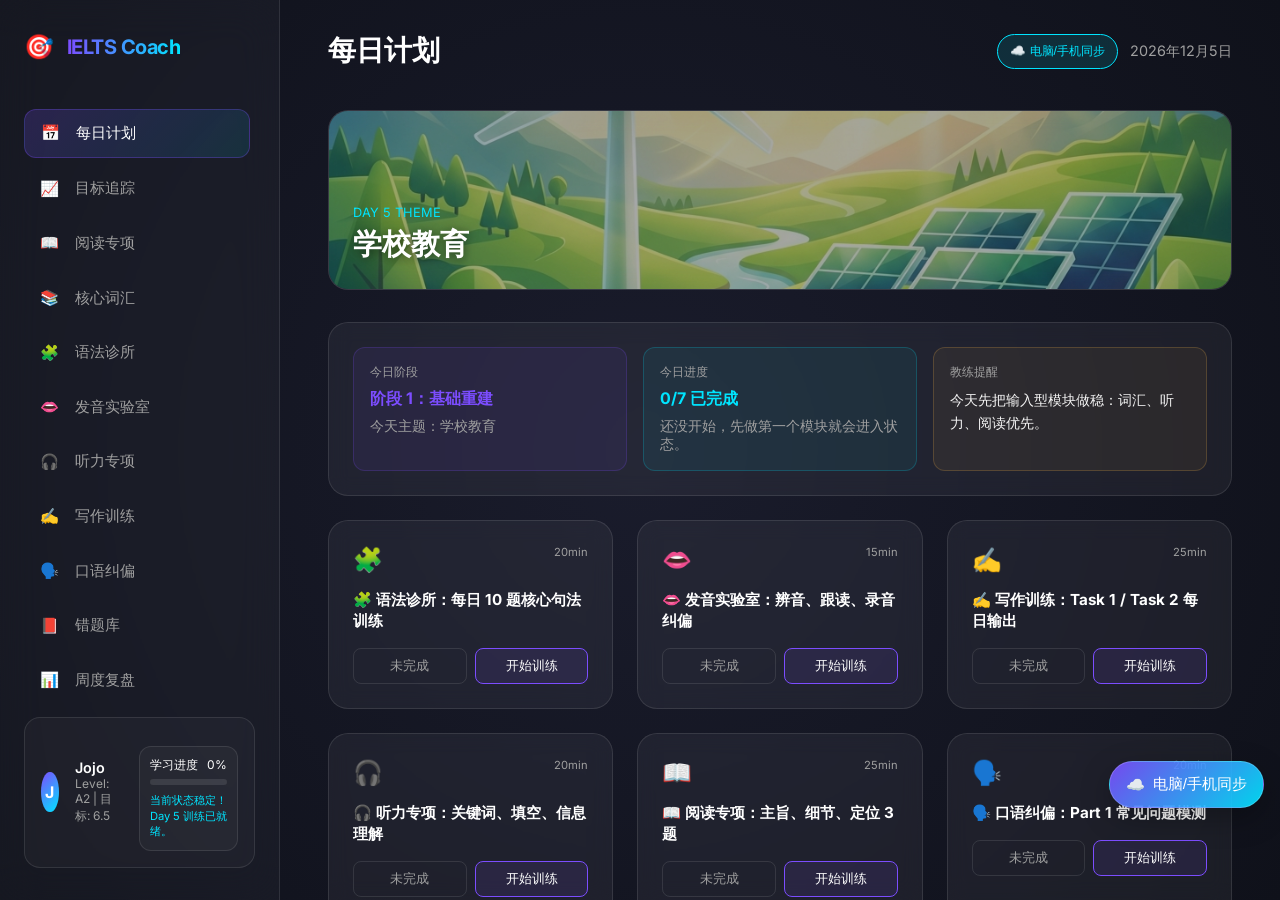
<file: index.html>
<!DOCTYPE html>
<html lang="zh-CN">
<head>
    <meta charset="UTF-8">
    <meta name="viewport" content="width=device-width, initial-scale=1.0">
    <title>IELTS Coach | 雅思自动化学习教练</title>
    <link rel="stylesheet" href="style.css?v=20260510-1828">
    <link rel="preconnect" href="https://fonts.googleapis.com">
    <link rel="preconnect" href="https://fonts.gstatic.com" crossorigin>
    <link href="https://fonts.googleapis.com/css2?family=Inter:wght@300;400;600;700&display=swap" rel="stylesheet">
</head>
<body class="dark-mode">
    <div class="app-container">
        <!-- Sidebar Navigation -->
        <aside class="sidebar">
            <div class="logo">
                <span class="logo-icon">🎯</span>
                <h1>IELTS Coach</h1>
            </div>
            <nav class="nav-menu">
                <button class="nav-item active" data-view="daily-plan">
                    <span class="icon">📅</span> 每日计划
                </button>
                <button class="nav-item" data-view="dashboard">
                    <span class="icon">📈</span> 目标追踪
                </button>
                <button class="nav-item" data-view="reading">
                    <span class="icon">📖</span> 阅读专项
                </button>
                <button class="nav-item" data-view="vocabulary">
                    <span class="icon">📚</span> 核心词汇
                </button>
                <button class="nav-item" data-view="grammar">
                    <span class="icon">🧩</span> 语法诊所
                </button>
                <button class="nav-item" data-view="phonetics">
                    <span class="icon">👄</span> 发音实验室
                </button>
                <button class="nav-item" data-view="listening">
                    <span class="icon">🎧</span> 听力专项
                </button>
                <button class="nav-item" data-view="writing">
                    <span class="icon">✍️</span> 写作训练
                </button>
                <button class="nav-item" data-view="speaking">
                    <span class="icon">🗣️</span> 口语纠偏
                </button>
                <button class="nav-item" data-view="error-bank">
                    <span class="icon">📕</span> 错题库
                </button>
                <button class="nav-item" data-view="weekly-review">
                    <span class="icon">📊</span> 周度复盘
                </button>
                <button class="nav-item" data-view="settings">
                    <span class="icon">☁️</span> 云同步
                </button>
                <div style="margin-top: auto; padding: 1rem 0; border-top: 1px solid var(--glass-border);">
                    <div style="display: flex; align-items: center; gap: 0.5rem; margin-bottom: 0.8rem; font-size: 0.75rem; color: #4caf50; padding-left: 1.5rem;">
                        <span style="width: 8px; height: 8px; background: #4caf50; border-radius: 50%;"></span>
                        数据已实时保存
                    </div>
                    <div style="display: flex; flex-direction: column; gap: 0.5rem; padding: 0 1.5rem;">
                        <div style="display: flex; gap: 0.5rem;">
                            <button onclick="exportData()" style="flex: 1; padding: 8px; background: rgba(255,255,255,0.05); border: 1px solid var(--glass-border); border-radius: 8px; color: var(--text-dim); cursor: pointer; font-size: 0.7rem;">💾 备份</button>
                            <button class="nav-item" data-view="settings" style="flex: 1; padding: 8px; background: rgba(0,229,255,0.1); border: 1px solid var(--accent-secondary); border-radius: 8px; color: var(--accent-secondary); cursor: pointer; font-size: 0.7rem; display: flex; align-items: center; justify-content: center; gap: 4px;">☁️ 云同步</button>
                        </div>
                    </div>
                </div>
            </nav>
            <div class="user-profile">
                <div class="avatar">J</div>
                <div class="user-info">
                    <span class="name">Jojo</span>
                    <span class="status">Level: A2 | 目标: 6.5</span>
                </div>
                <div class="progress-container" style="margin-top: 12px; padding: 10px; background: rgba(255,255,255,0.03); border-radius: 12px; border: 1px solid var(--glass-border);">
                    <div style="display: flex; justify-content: space-between; font-size: 0.75rem; margin-bottom: 5px;">
                        <span>学习进度</span>
                        <span id="progress-percent">15%</span>
                    </div>
                    <div class="progress-bar-mini" style="width: 100%; height: 6px; background: rgba(255,255,255,0.1); border-radius: 3px; overflow: hidden;">
                        <div id="progress-fill" style="width: 15%; height: 100%; background: linear-gradient(to right, var(--accent-primary), var(--accent-secondary)); transition: width 0.5s ease;"></div>
                    </div>
                    <p id="dynamic-feedback" style="font-size: 0.7rem; color: var(--accent-secondary); margin-top: 8px; line-height: 1.4;">
                        起步阶段表现不错！今天建议重点攻克“一般现在时”。
                    </p>
                </div>
            </div>
        </aside>

        <!-- Main Content Area -->
        <main class="content">
            <header class="top-bar">
                <h2 id="view-title">每日计划</h2>
                <div style="display: flex; align-items: center; gap: 0.75rem;">
                    <button class="nav-item" data-view="settings" style="padding: 8px 12px; background: rgba(0,229,255,0.12); border: 1px solid var(--accent-secondary); border-radius: 999px; color: var(--accent-secondary); cursor: pointer; font-size: 0.78rem; display: flex; align-items: center; justify-content: center; gap: 6px; white-space: nowrap;">☁️ 电脑/手机同步</button>
                    <div class="date-display" id="current-date">2026年5月5日</div>
                </div>
            </header>

            <div id="app-view" class="view-container">
                <!-- Content will be injected here by app.js -->
                <div class="loading">加载中...</div>
            </div>
        </main>

        <!-- Mobile Bottom Navigation -->
        <nav class="mobile-nav">
            <button class="nav-item active" data-view="daily-plan">
                <span class="icon">📅</span>
                <span>计划</span>
            </button>
            <button class="nav-item" data-view="dashboard">
                <span class="icon">📈</span>
                <span>进度</span>
            </button>
            <button class="nav-item" data-view="vocabulary">
                <span class="icon">📚</span>
                <span>词汇</span>
            </button>
            <button class="nav-item" data-view="listening">
                <span class="icon">🎧</span>
                <span>听力</span>
            </button>
            <button class="nav-item" data-view="writing">
                <span class="icon">✍️</span>
                <span>写作</span>
            </button>
            <button class="nav-item" data-view="settings">
                <span class="icon">☁️</span>
                <span>同步</span>
            </button>
        </nav>

        <button class="nav-item" data-view="settings" style="position: fixed; right: 16px; bottom: 92px; z-index: 2500; padding: 12px 16px; background: linear-gradient(135deg, rgba(124,77,255,0.92), rgba(0,229,255,0.92)); border: 1px solid rgba(255,255,255,0.18); border-radius: 999px; color: white; box-shadow: 0 10px 30px rgba(0,0,0,0.28); display: flex; align-items: center; gap: 8px; white-space: nowrap;">
            <span>☁️</span>
            <span>电脑/手机同步</span>
        </button>
    </div>

    <script src="data/data.js?v=20260510-1828"></script>
    <script src="data/grammar_questions_v2.js?v=20260510-1828"></script>
    <script src="data/vocabulary_overrides.js?v=20260510-1828"></script>
    <script src="data/reading_overrides.js?v=20260510-1828"></script>
    <script src="data/writing_overrides.js?v=20260510-1828"></script>
    <script src="data/speaking_overrides.js?v=20260510-1828"></script>
    <script src="app.js?v=20260510-1828"></script>
</body>
</html>
</file>
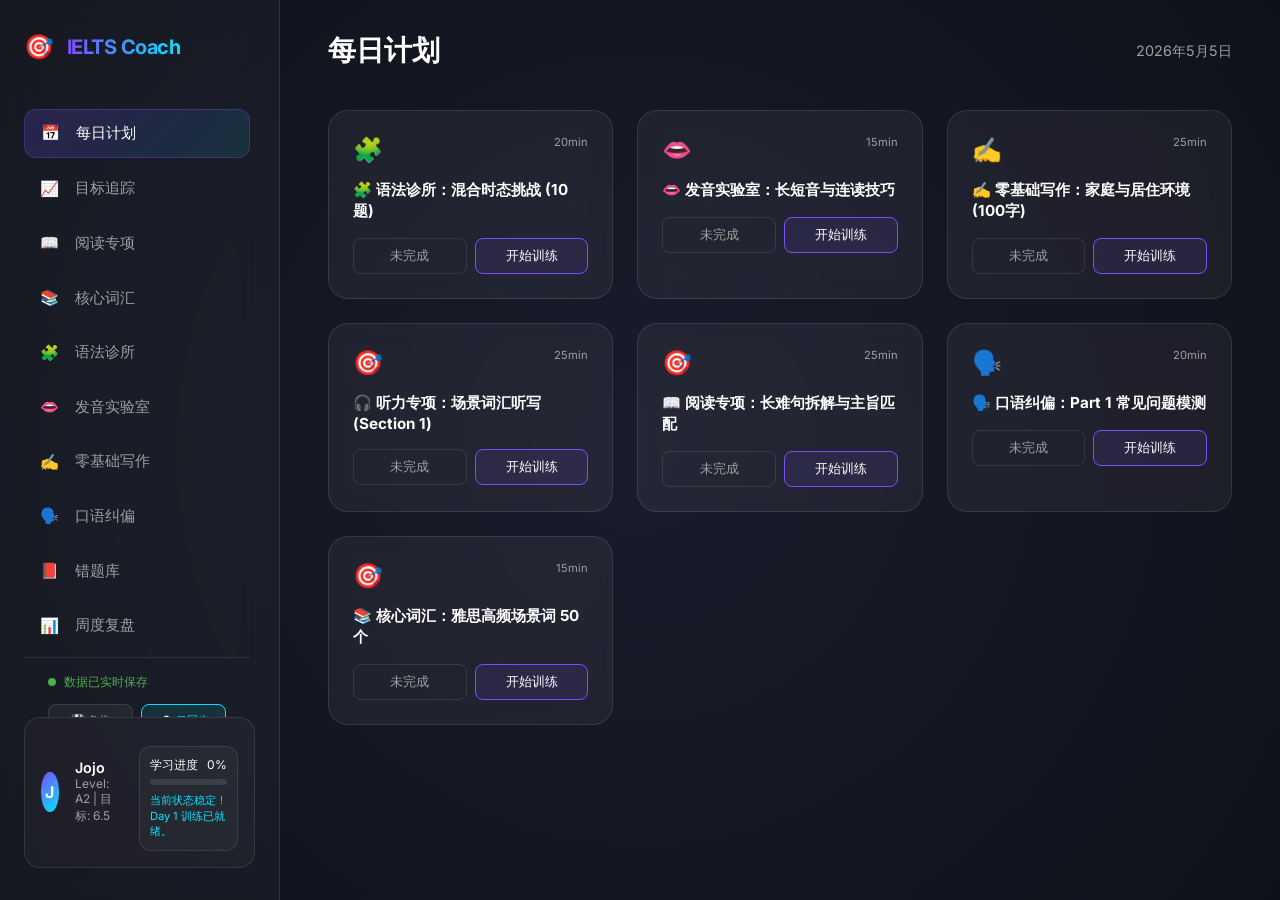
<file: backup_stable_v6/index.html>
<!DOCTYPE html>
<html lang="zh-CN">
<head>
    <meta charset="UTF-8">
    <meta name="viewport" content="width=device-width, initial-scale=1.0">
    <title>IELTS Coach | 雅思自动化学习教练</title>
    <link rel="stylesheet" href="style.css?v=1.0.2">
    <link rel="preconnect" href="https://fonts.googleapis.com">
    <link rel="preconnect" href="https://fonts.gstatic.com" crossorigin>
    <link href="https://fonts.googleapis.com/css2?family=Inter:wght@300;400;600;700&display=swap" rel="stylesheet">
</head>
<body class="dark-mode">
    <div class="app-container">
        <!-- Sidebar Navigation -->
        <aside class="sidebar">
            <div class="logo">
                <span class="logo-icon">🎯</span>
                <h1>IELTS Coach</h1>
            </div>
            <nav class="nav-menu">
                <button class="nav-item active" data-view="daily-plan">
                    <span class="icon">📅</span> 每日计划
                </button>
                <button class="nav-item" data-view="dashboard">
                    <span class="icon">📈</span> 目标追踪
                </button>
                <button class="nav-item" data-view="reading">
                    <span class="icon">📖</span> 阅读专项
                </button>
                <button class="nav-item" data-view="vocabulary">
                    <span class="icon">📚</span> 核心词汇
                </button>
                <button class="nav-item" data-view="grammar">
                    <span class="icon">🧩</span> 语法诊所
                </button>
                <button class="nav-item" data-view="phonetics">
                    <span class="icon">👄</span> 发音实验室
                </button>
                <button class="nav-item" data-view="writing">
                    <span class="icon">✍️</span> 零基础写作
                </button>
                <button class="nav-item" data-view="speaking">
                    <span class="icon">🗣️</span> 口语纠偏
                </button>
                <button class="nav-item" data-view="error-bank">
                    <span class="icon">📕</span> 错题库
                </button>
                <button class="nav-item" data-view="weekly-review">
                    <span class="icon">📊</span> 周度复盘
                </button>
                <div style="margin-top: auto; padding: 1rem 0; border-top: 1px solid var(--glass-border);">
                    <div style="display: flex; align-items: center; gap: 0.5rem; margin-bottom: 0.8rem; font-size: 0.75rem; color: #4caf50; padding-left: 1.5rem;">
                        <span style="width: 8px; height: 8px; background: #4caf50; border-radius: 50%;"></span>
                        数据已实时保存
                    </div>
                    <div style="display: flex; flex-direction: column; gap: 0.5rem; padding: 0 1.5rem;">
                        <div style="display: flex; gap: 0.5rem;">
                            <button onclick="exportData()" style="flex: 1; padding: 8px; background: rgba(255,255,255,0.05); border: 1px solid var(--glass-border); border-radius: 8px; color: var(--text-dim); cursor: pointer; font-size: 0.7rem;">💾 备份</button>
                            <button class="nav-item" data-view="settings" style="flex: 1; padding: 8px; background: rgba(0,229,255,0.1); border: 1px solid var(--accent-secondary); border-radius: 8px; color: var(--accent-secondary); cursor: pointer; font-size: 0.7rem; display: flex; align-items: center; justify-content: center; gap: 4px;">☁️ 云同步</button>
                        </div>
                    </div>
                </div>
            </nav>
            <div class="user-profile">
                <div class="avatar">J</div>
                <div class="user-info">
                    <span class="name">Jojo</span>
                    <span class="status">Level: A2 | 目标: 6.5</span>
                </div>
                <div class="progress-container" style="margin-top: 12px; padding: 10px; background: rgba(255,255,255,0.03); border-radius: 12px; border: 1px solid var(--glass-border);">
                    <div style="display: flex; justify-content: space-between; font-size: 0.75rem; margin-bottom: 5px;">
                        <span>学习进度</span>
                        <span id="progress-percent">15%</span>
                    </div>
                    <div class="progress-bar-mini" style="width: 100%; height: 6px; background: rgba(255,255,255,0.1); border-radius: 3px; overflow: hidden;">
                        <div id="progress-fill" style="width: 15%; height: 100%; background: linear-gradient(to right, var(--accent-primary), var(--accent-secondary)); transition: width 0.5s ease;"></div>
                    </div>
                    <p id="dynamic-feedback" style="font-size: 0.7rem; color: var(--accent-secondary); margin-top: 8px; line-height: 1.4;">
                        起步阶段表现不错！今天建议重点攻克“一般现在时”。
                    </p>
                </div>
            </div>
        </aside>

        <!-- Main Content Area -->
        <main class="content">
            <header class="top-bar">
                <h2 id="view-title">每日计划</h2>
                <div class="date-display" id="current-date">2026年5月5日</div>
            </header>

            <div id="app-view" class="view-container">
                <!-- Content will be injected here by app.js -->
                <div class="loading">加载中...</div>
            </div>
        </main>

        <!-- Mobile Bottom Navigation -->
        <nav class="mobile-nav">
            <button class="nav-item active" data-view="daily-plan">
                <span class="icon">📅</span>
                <span>计划</span>
            </button>
            <button class="nav-item" data-view="dashboard">
                <span class="icon">📈</span>
                <span>进度</span>
            </button>
            <button class="nav-item" data-view="vocabulary">
                <span class="icon">📚</span>
                <span>词汇</span>
            </button>
            <button class="nav-item" data-view="writing">
                <span class="icon">✍️</span>
                <span>写作</span>
            </button>
            <button class="nav-item" data-view="settings">
                <span class="icon">☁️</span>
                <span>同步</span>
            </button>
            <button class="nav-item" data-view="error-bank">
                <span class="icon">📕</span>
                <span>错题</span>
            </button>
        </nav>
    </div>

    <script src="app.js?v=RESTORED_V6"></script>
</body>
</html>
</file>
<file: style.css>
:root {
    --bg-color: #0f111a;
    --sidebar-bg: rgba(255, 255, 255, 0.03);
    --card-bg: rgba(255, 255, 255, 0.05);
    --accent-primary: #7c4dff;
    --accent-secondary: #00e5ff;
    --text-main: #ffffff;
    --text-dim: #a0a0a0;
    --glass-border: rgba(255, 255, 255, 0.1);
    --transition: all 0.3s cubic-bezier(0.4, 0, 0.2, 1);
}

* {
    margin: 0;
    padding: 0;
    box-sizing: border-box;
}

body {
    font-family: 'Inter', -apple-system, BlinkMacSystemFont, sans-serif;
    background-color: var(--bg-color);
    color: var(--text-main);
    overflow: hidden;
    height: 100vh;
}

.app-container {
    display: flex;
    height: 100vh;
    background: radial-gradient(circle at 50% 50%, #1a1c2c 0%, #0f111a 100%);
}

/* Sidebar Styling */
.sidebar {
    width: 280px;
    background: var(--sidebar-bg);
    backdrop-filter: blur(20px);
    -webkit-backdrop-filter: blur(20px);
    border-right: 1px solid var(--glass-border);
    display: flex;
    flex-direction: column;
    padding: 2rem 1.5rem;
}

.logo {
    display: flex;
    align-items: center;
    gap: 0.8rem;
    margin-bottom: 3rem;
}

.logo-icon {
    font-size: 1.5rem;
}

.logo h1 {
    font-size: 1.25rem;
    font-weight: 700;
    letter-spacing: -0.5px;
    background: linear-gradient(to right, var(--accent-primary), var(--accent-secondary));
    -webkit-background-clip: text;
    -webkit-text-fill-color: transparent;
}

.nav-menu {
    flex: 1;
    display: flex;
    flex-direction: column;
    gap: 0.5rem;
    overflow-y: auto;
    padding-right: 5px;
}

.nav-menu::-webkit-scrollbar {
    width: 4px;
}

.nav-menu::-webkit-scrollbar-thumb {
    background: var(--glass-border);
    border-radius: 2px;
}

.nav-item {
    background: transparent;
    border: none;
    color: var(--text-dim);
    display: flex;
    align-items: center;
    gap: 1rem;
    padding: 0.8rem 1rem;
    border-radius: 12px;
    cursor: pointer;
    text-align: left;
    font-size: 0.95rem;
    transition: var(--transition);
}

.nav-item:hover {
    background: rgba(255, 255, 255, 0.05);
    color: var(--text-main);
}

.nav-item.active {
    background: linear-gradient(135deg, rgba(124, 77, 255, 0.2), rgba(0, 229, 255, 0.1));
    color: var(--text-main);
    border: 1px solid rgba(124, 77, 255, 0.3);
}

.user-profile {
    display: flex;
    align-items: center;
    gap: 1rem;
    padding: 1rem;
    background: rgba(255, 255, 255, 0.03);
    border-radius: 16px;
    border: 1px solid var(--glass-border);
}

.avatar {
    width: 40px;
    height: 40px;
    background: linear-gradient(135deg, var(--accent-primary), var(--accent-secondary));
    border-radius: 50%;
    display: flex;
    align-items: center;
    justify-content: center;
    font-weight: 700;
}

.user-info {
    display: flex;
    flex-direction: column;
}

.user-info .name {
    font-weight: 600;
    font-size: 0.9rem;
}

.user-info .status {
    font-size: 0.75rem;
    color: var(--text-dim);
}

/* Content Area Styling */
.content {
    flex: 1;
    display: flex;
    flex-direction: column;
    padding: 2rem 3rem;
    overflow-y: auto;
}

.top-bar {
    display: flex;
    justify-content: space-between;
    align-items: center;
    margin-bottom: 2.5rem;
}

.top-bar h2 {
    font-size: 1.75rem;
    font-weight: 700;
}

.date-display {
    color: var(--text-dim);
    font-size: 0.9rem;
}

/* View Container */
.view-container {
    animation: fadeIn 0.5s ease-out;
}

@keyframes fadeIn {
    from { opacity: 0; transform: translateY(10px); }
    to { opacity: 1; transform: translateY(0); }
}

@keyframes pulse {
    0% { box-shadow: 0 0 0 0 rgba(255, 82, 82, 0.7); }
    70% { box-shadow: 0 0 0 15px rgba(255, 82, 82, 0); }
    100% { box-shadow: 0 0 0 0 rgba(255, 82, 82, 0); }
}

/* Card Styling */
.card {
    background: var(--card-bg);
    backdrop-filter: blur(10px);
    border: 1px solid var(--glass-border);
    border-radius: 20px;
    padding: 1.5rem;
    transition: var(--transition);
}

.card:hover {
    border-color: rgba(124, 77, 255, 0.4);
    transform: translateY(-2px);
}

/* Loading State */
.loading {
    display: flex;
    justify-content: center;
    align-items: center;
    height: 200px;
    color: var(--text-dim);
}

/* --- Responsive Design & Mobile Nav --- */
.mobile-nav {
    display: none;
    position: fixed;
    bottom: 0;
    left: 0;
    right: 0;
    height: 75px;
    background: rgba(15, 15, 35, 0.9);
    backdrop-filter: blur(20px);
    border-top: 1px solid var(--glass-border);
    grid-template-columns: repeat(5, 1fr);
    z-index: 2000;
    padding-bottom: env(safe-area-inset-bottom);
}

.mobile-nav .nav-item {
    display: flex;
    flex-direction: column;
    align-items: center;
    justify-content: center;
    background: none;
    border: none;
    color: var(--text-dim);
    font-size: 0.7rem;
    gap: 4px;
}

.mobile-nav .nav-item.active {
    color: var(--accent-secondary);
}

.mobile-nav .nav-item .icon {
    font-size: 1.4rem;
    margin-bottom: 2px;
}

@media (max-width: 768px) {
    .sidebar {
        display: none;
    }
    
    .content {
        padding: 1.2rem;
        padding-bottom: 100px; /* Space for mobile nav */
    }
    
    .top-bar {
        margin-bottom: 1.5rem;
    }
    
    .top-bar h2 {
        font-size: 1.4rem;
    }
    
    .card {
        padding: 1.2rem;
        border-radius: 16px;
    }

    .mobile-nav {
        display: grid;
    }

    /* Fix for some cards needing full width on mobile */
    .view-container {
        display: flex;
        flex-direction: column;
        gap: 1.2rem;
    }
}
</file>
<file: backup_stable_v6/style.css>
:root {
    --bg-color: #0f111a;
    --sidebar-bg: rgba(255, 255, 255, 0.03);
    --card-bg: rgba(255, 255, 255, 0.05);
    --accent-primary: #7c4dff;
    --accent-secondary: #00e5ff;
    --text-main: #ffffff;
    --text-dim: #a0a0a0;
    --glass-border: rgba(255, 255, 255, 0.1);
    --transition: all 0.3s cubic-bezier(0.4, 0, 0.2, 1);
}

* {
    margin: 0;
    padding: 0;
    box-sizing: border-box;
}

body {
    font-family: 'Inter', -apple-system, BlinkMacSystemFont, sans-serif;
    background-color: var(--bg-color);
    color: var(--text-main);
    overflow: hidden;
    height: 100vh;
}

.app-container {
    display: flex;
    height: 100vh;
    background: radial-gradient(circle at 50% 50%, #1a1c2c 0%, #0f111a 100%);
}

/* Sidebar Styling */
.sidebar {
    width: 280px;
    background: var(--sidebar-bg);
    backdrop-filter: blur(20px);
    -webkit-backdrop-filter: blur(20px);
    border-right: 1px solid var(--glass-border);
    display: flex;
    flex-direction: column;
    padding: 2rem 1.5rem;
}

.logo {
    display: flex;
    align-items: center;
    gap: 0.8rem;
    margin-bottom: 3rem;
}

.logo-icon {
    font-size: 1.5rem;
}

.logo h1 {
    font-size: 1.25rem;
    font-weight: 700;
    letter-spacing: -0.5px;
    background: linear-gradient(to right, var(--accent-primary), var(--accent-secondary));
    -webkit-background-clip: text;
    -webkit-text-fill-color: transparent;
}

.nav-menu {
    flex: 1;
    display: flex;
    flex-direction: column;
    gap: 0.5rem;
    overflow-y: auto;
    padding-right: 5px;
}

.nav-menu::-webkit-scrollbar {
    width: 4px;
}

.nav-menu::-webkit-scrollbar-thumb {
    background: var(--glass-border);
    border-radius: 2px;
}

.nav-item {
    background: transparent;
    border: none;
    color: var(--text-dim);
    display: flex;
    align-items: center;
    gap: 1rem;
    padding: 0.8rem 1rem;
    border-radius: 12px;
    cursor: pointer;
    text-align: left;
    font-size: 0.95rem;
    transition: var(--transition);
}

.nav-item:hover {
    background: rgba(255, 255, 255, 0.05);
    color: var(--text-main);
}

.nav-item.active {
    background: linear-gradient(135deg, rgba(124, 77, 255, 0.2), rgba(0, 229, 255, 0.1));
    color: var(--text-main);
    border: 1px solid rgba(124, 77, 255, 0.3);
}

.user-profile {
    display: flex;
    align-items: center;
    gap: 1rem;
    padding: 1rem;
    background: rgba(255, 255, 255, 0.03);
    border-radius: 16px;
    border: 1px solid var(--glass-border);
}

.avatar {
    width: 40px;
    height: 40px;
    background: linear-gradient(135deg, var(--accent-primary), var(--accent-secondary));
    border-radius: 50%;
    display: flex;
    align-items: center;
    justify-content: center;
    font-weight: 700;
}

.user-info {
    display: flex;
    flex-direction: column;
}

.user-info .name {
    font-weight: 600;
    font-size: 0.9rem;
}

.user-info .status {
    font-size: 0.75rem;
    color: var(--text-dim);
}

/* Content Area Styling */
.content {
    flex: 1;
    display: flex;
    flex-direction: column;
    padding: 2rem 3rem;
    overflow-y: auto;
}

.top-bar {
    display: flex;
    justify-content: space-between;
    align-items: center;
    margin-bottom: 2.5rem;
}

.top-bar h2 {
    font-size: 1.75rem;
    font-weight: 700;
}

.date-display {
    color: var(--text-dim);
    font-size: 0.9rem;
}

/* View Container */
.view-container {
    animation: fadeIn 0.5s ease-out;
}

@keyframes fadeIn {
    from { opacity: 0; transform: translateY(10px); }
    to { opacity: 1; transform: translateY(0); }
}

@keyframes pulse {
    0% { box-shadow: 0 0 0 0 rgba(255, 82, 82, 0.7); }
    70% { box-shadow: 0 0 0 15px rgba(255, 82, 82, 0); }
    100% { box-shadow: 0 0 0 0 rgba(255, 82, 82, 0); }
}

/* Card Styling */
.card {
    background: var(--card-bg);
    backdrop-filter: blur(10px);
    border: 1px solid var(--glass-border);
    border-radius: 20px;
    padding: 1.5rem;
    transition: var(--transition);
}

.card:hover {
    border-color: rgba(124, 77, 255, 0.4);
    transform: translateY(-2px);
}

/* Loading State */
.loading {
    display: flex;
    justify-content: center;
    align-items: center;
    height: 200px;
    color: var(--text-dim);
}

/* --- Responsive Design & Mobile Nav --- */
.mobile-nav {
    display: none;
    position: fixed;
    bottom: 0;
    left: 0;
    right: 0;
    height: 75px;
    background: rgba(15, 15, 35, 0.9);
    backdrop-filter: blur(20px);
    border-top: 1px solid var(--glass-border);
    grid-template-columns: repeat(5, 1fr);
    z-index: 2000;
    padding-bottom: env(safe-area-inset-bottom);
}

.mobile-nav .nav-item {
    display: flex;
    flex-direction: column;
    align-items: center;
    justify-content: center;
    background: none;
    border: none;
    color: var(--text-dim);
    font-size: 0.7rem;
    gap: 4px;
}

.mobile-nav .nav-item.active {
    color: var(--accent-secondary);
}

.mobile-nav .nav-item .icon {
    font-size: 1.4rem;
    margin-bottom: 2px;
}

@media (max-width: 768px) {
    .sidebar {
        display: none;
    }
    
    .content {
        padding: 1.2rem;
        padding-bottom: 100px; /* Space for mobile nav */
    }
    
    .top-bar {
        margin-bottom: 1.5rem;
    }
    
    .top-bar h2 {
        font-size: 1.4rem;
    }
    
    .card {
        padding: 1.2rem;
        border-radius: 16px;
    }

    .mobile-nav {
        display: grid;
    }

    /* Fix for some cards needing full width on mobile */
    .view-container {
        display: flex;
        flex-direction: column;
        gap: 1.2rem;
    }
}
</file>
